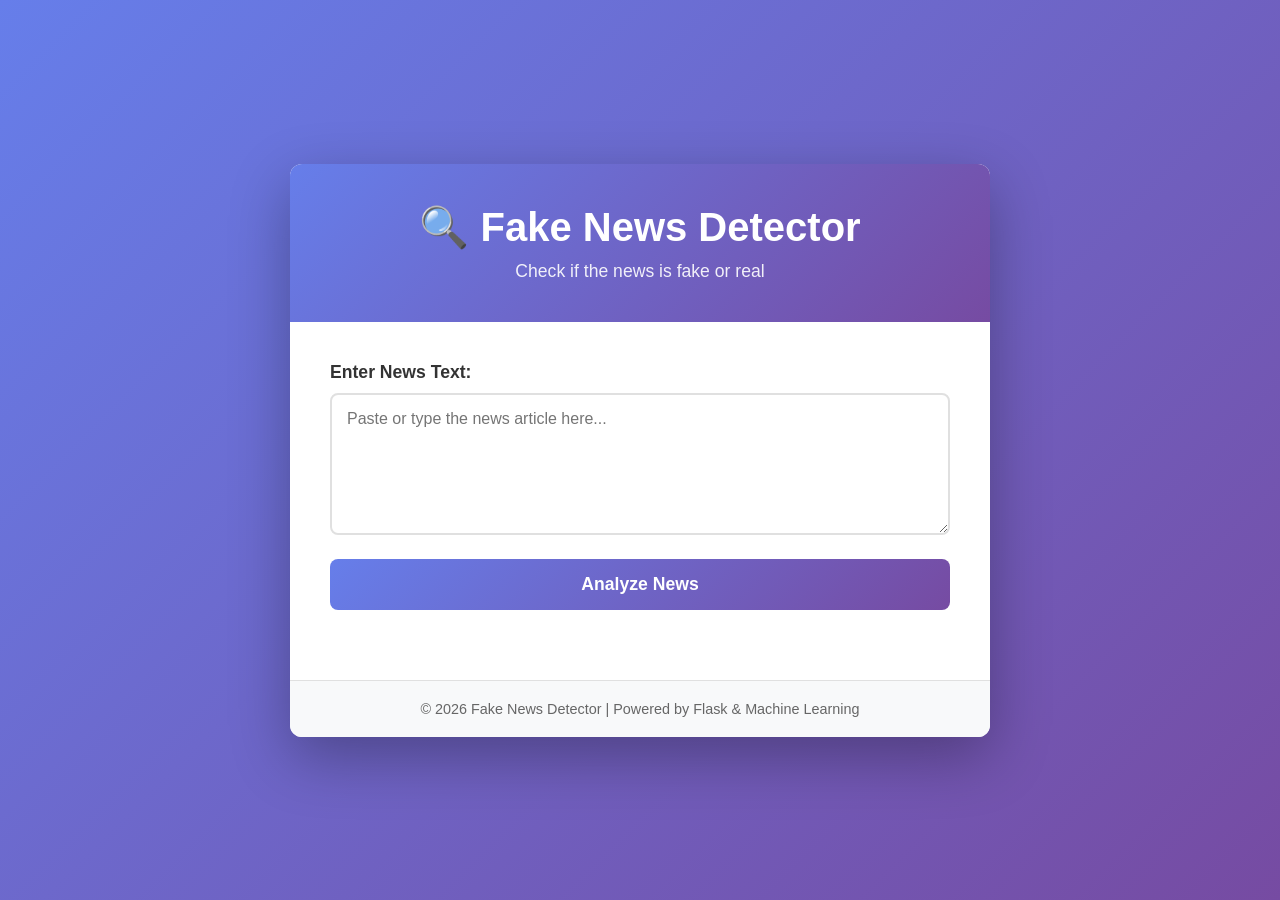
<file: frontend/index.html>
<!DOCTYPE html>
<html lang="en">
<head>
    <meta charset="UTF-8">
    <meta name="viewport" content="width=device-width, initial-scale=1.0">
    <title>Fake News Detector</title>
    <link rel="stylesheet" href="style.css">
</head>
<body>
    <div class="container">
        <header>
            <h1>🔍 Fake News Detector</h1>
            <p class="subtitle">Check if the news is fake or real</p>
        </header>

        <main>
            <div class="form-container">
                <form id="newsForm">
                    <div class="input-group">
                        <label for="newsText">Enter News Text:</label>
                        <textarea
                            id="newsText"
                            name="newsText"
                            placeholder="Paste or type the news article here..."
                            rows="6"
                            required
                        ></textarea>
                    </div>
                    <button type="submit" class="btn-submit">Analyze News</button>
                </form>
            </div>

            <div id="loadingSpinner" class="loading hidden">
                <div class="spinner"></div>
                <p>Analyzing news...</p>
            </div>

            <div id="resultContainer" class="result-container hidden">
                <div id="resultCard" class="result-card"></div>
            </div>

            <div id="errorContainer" class="error-container hidden">
                <p id="errorMessage"></p>
            </div>
        </main>

        <footer>
            <p>&copy; 2026 Fake News Detector | Powered by Flask & Machine Learning</p>
        </footer>
    </div>

    <script src="script.js"></script>
</body>
</html>
</file>
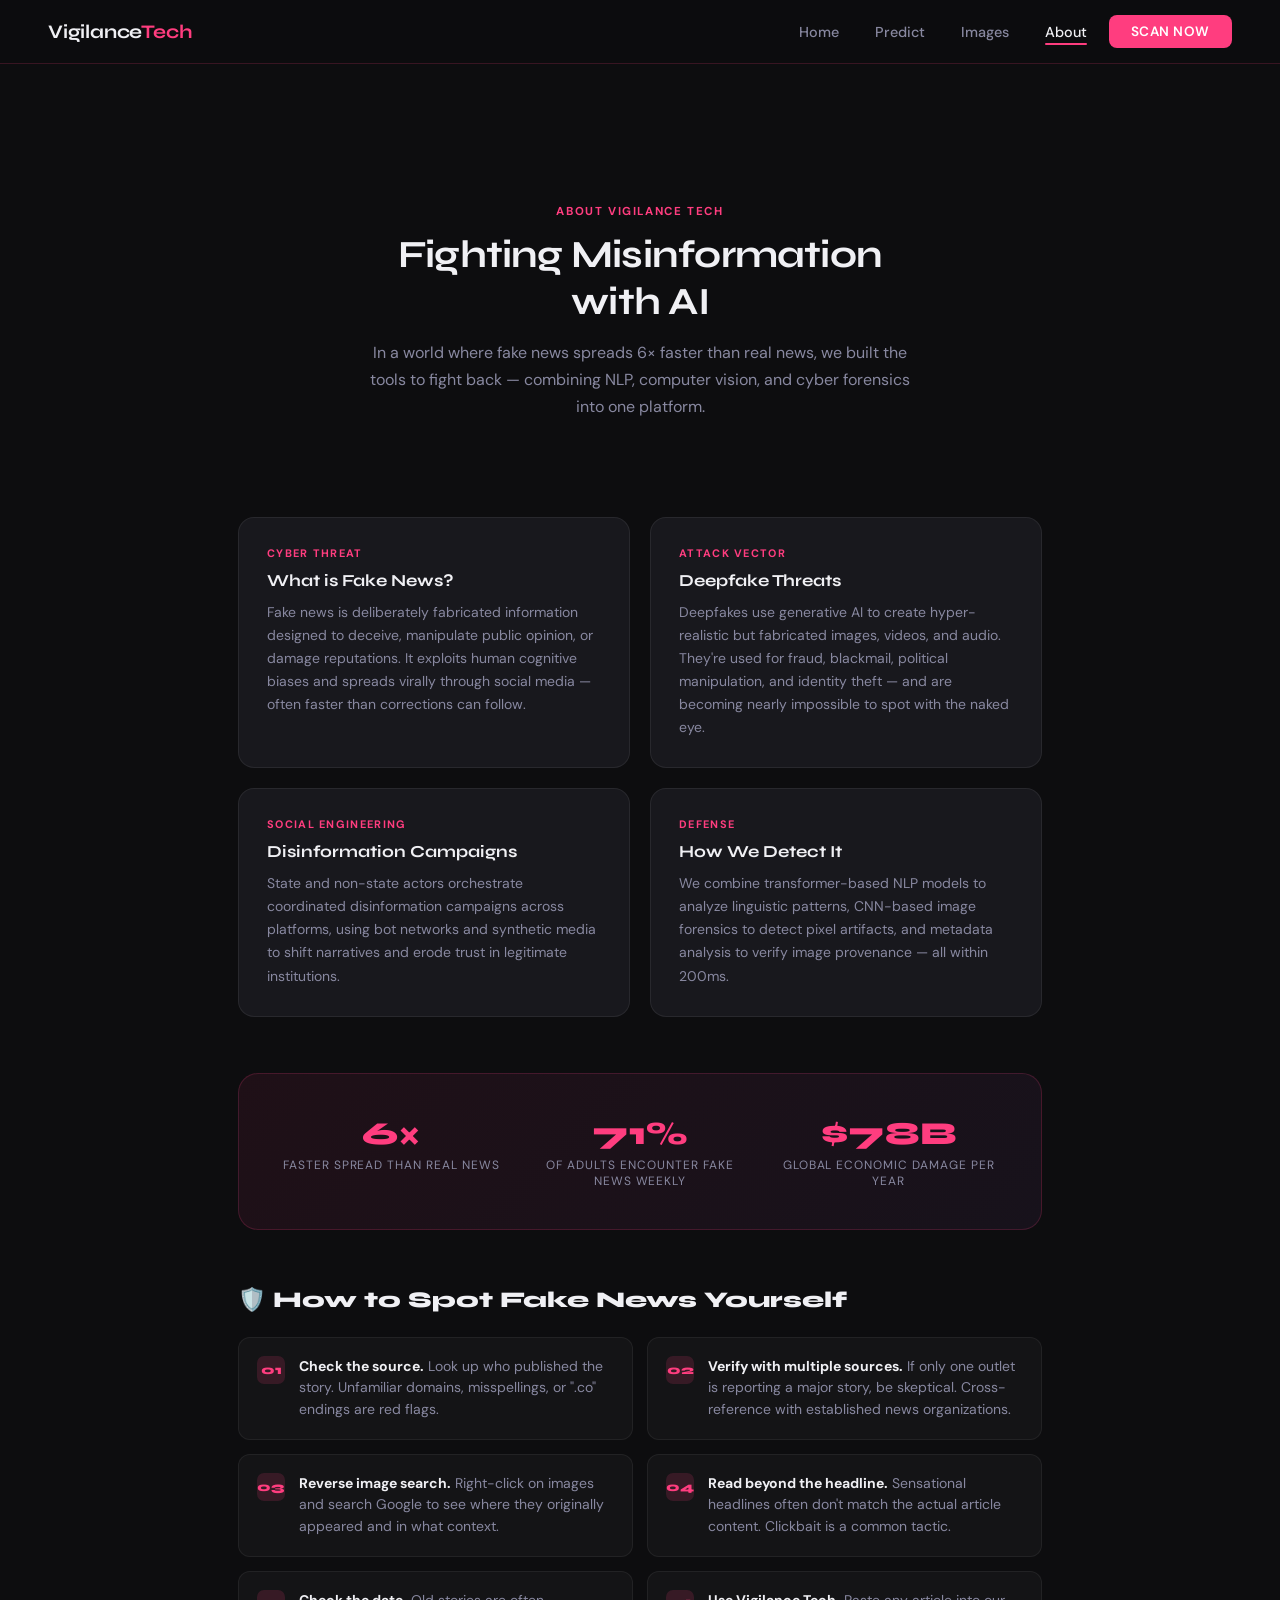
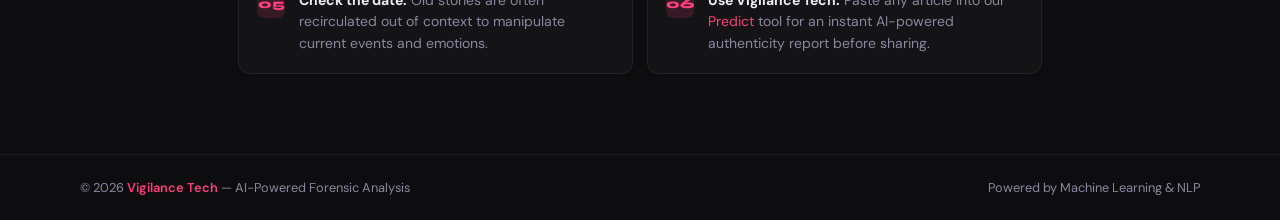
<file: frontend/about.html>
<!DOCTYPE html>
<html lang="en">
<head>
  <meta charset="UTF-8" />
  <meta name="viewport" content="width=device-width, initial-scale=1.0" />
  <title>Vigilance Tech — About</title>
  <link rel="stylesheet" href="css/global.css" />
  <link rel="stylesheet" href="css/nav.css" />
  <link rel="stylesheet" href="css/about.css" />
</head>
<body>

  <!-- ── NAV ── -->
  <nav>
    <a class="nav-logo" href="index.html">Vigilance<span>Tech</span></a>
    <div class="nav-links">
      <a class="nav-link" id="nav-home"    href="index.html">Home</a>
      <a class="nav-link" id="nav-predict" href="predict.html">Predict</a>
      <a class="nav-link" id="nav-images"  href="images.html">Images</a>
      <a class="nav-link" id="nav-about"   href="about.html">About</a>
      <a class="nav-cta"                   href="predict.html">SCAN NOW</a>
    </div>
  </nav>

  <!-- ── ABOUT CONTENT ── -->
  <main class="about-wrap">

    <!-- Header -->
    <div class="about-hero">
      <div class="section-label">About Vigilance Tech</div>
      <h1 class="section-title">Fighting Misinformation<br>with AI</h1>
      <p class="section-desc">
        In a world where fake news spreads 6× faster than real news, we built the tools
        to fight back — combining NLP, computer vision, and cyber forensics into one platform.
      </p>
    </div>

    <!-- Info cards -->
    <div class="info-grid">
      <div class="info-card">
        <div class="info-card-tag">Cyber Threat</div>
        <div class="info-card-title">What is Fake News?</div>
        <div class="info-card-desc">
          Fake news is deliberately fabricated information designed to deceive,
          manipulate public opinion, or damage reputations. It exploits human cognitive
          biases and spreads virally through social media — often faster than corrections
          can follow.
        </div>
      </div>
      <div class="info-card">
        <div class="info-card-tag">Attack Vector</div>
        <div class="info-card-title">Deepfake Threats</div>
        <div class="info-card-desc">
          Deepfakes use generative AI to create hyper-realistic but fabricated images,
          videos, and audio. They're used for fraud, blackmail, political manipulation,
          and identity theft — and are becoming nearly impossible to spot with the naked eye.
        </div>
      </div>
      <div class="info-card">
        <div class="info-card-tag">Social Engineering</div>
        <div class="info-card-title">Disinformation Campaigns</div>
        <div class="info-card-desc">
          State and non-state actors orchestrate coordinated disinformation campaigns
          across platforms, using bot networks and synthetic media to shift narratives
          and erode trust in legitimate institutions.
        </div>
      </div>
      <div class="info-card">
        <div class="info-card-tag">Defense</div>
        <div class="info-card-title">How We Detect It</div>
        <div class="info-card-desc">
          We combine transformer-based NLP models to analyze linguistic patterns,
          CNN-based image forensics to detect pixel artifacts, and metadata analysis
          to verify image provenance — all within 200ms.
        </div>
      </div>
    </div>

    <!-- Stats banner -->
    <div class="stat-banner">
      <div>
        <div class="stat-banner-val">6×</div>
        <div class="stat-banner-label">FASTER SPREAD THAN REAL NEWS</div>
      </div>
      <div>
        <div class="stat-banner-val">71%</div>
        <div class="stat-banner-label">OF ADULTS ENCOUNTER FAKE NEWS WEEKLY</div>
      </div>
      <div>
        <div class="stat-banner-val">$78B</div>
        <div class="stat-banner-label">GLOBAL ECONOMIC DAMAGE PER YEAR</div>
      </div>
    </div>

    <!-- Tips -->
    <div class="tips-section">
      <h3>🛡️ How to Spot Fake News Yourself</h3>
      <div class="tips-grid">
        <div class="tip">
          <div class="tip-num">01</div>
          <div class="tip-text">
            <strong>Check the source.</strong> Look up who published the story.
            Unfamiliar domains, misspellings, or ".co" endings are red flags.
          </div>
        </div>
        <div class="tip">
          <div class="tip-num">02</div>
          <div class="tip-text">
            <strong>Verify with multiple sources.</strong> If only one outlet is
            reporting a major story, be skeptical. Cross-reference with established
            news organizations.
          </div>
        </div>
        <div class="tip">
          <div class="tip-num">03</div>
          <div class="tip-text">
            <strong>Reverse image search.</strong> Right-click on images and search
            Google to see where they originally appeared and in what context.
          </div>
        </div>
        <div class="tip">
          <div class="tip-num">04</div>
          <div class="tip-text">
            <strong>Read beyond the headline.</strong> Sensational headlines often
            don't match the actual article content. Clickbait is a common tactic.
          </div>
        </div>
        <div class="tip">
          <div class="tip-num">05</div>
          <div class="tip-text">
            <strong>Check the date.</strong> Old stories are often recirculated out
            of context to manipulate current events and emotions.
          </div>
        </div>
        <div class="tip">
          <div class="tip-num">06</div>
          <div class="tip-text">
            <strong>Use Vigilance Tech.</strong> Paste any article into our
            <a href="predict.html" style="color:var(--pink);text-decoration:none;">Predict</a>
            tool for an instant AI-powered authenticity report before sharing.
          </div>
        </div>
      </div>
    </div>

  </main>

  <!-- ── FOOTER ── -->
  <footer>
    <div>© 2026 <span>Vigilance Tech</span> — AI-Powered Forensic Analysis</div>
    <div>Powered by Machine Learning &amp; NLP</div>
  </footer>

  <script src="js/nav.js"></script>
</body>
</html>
</file>
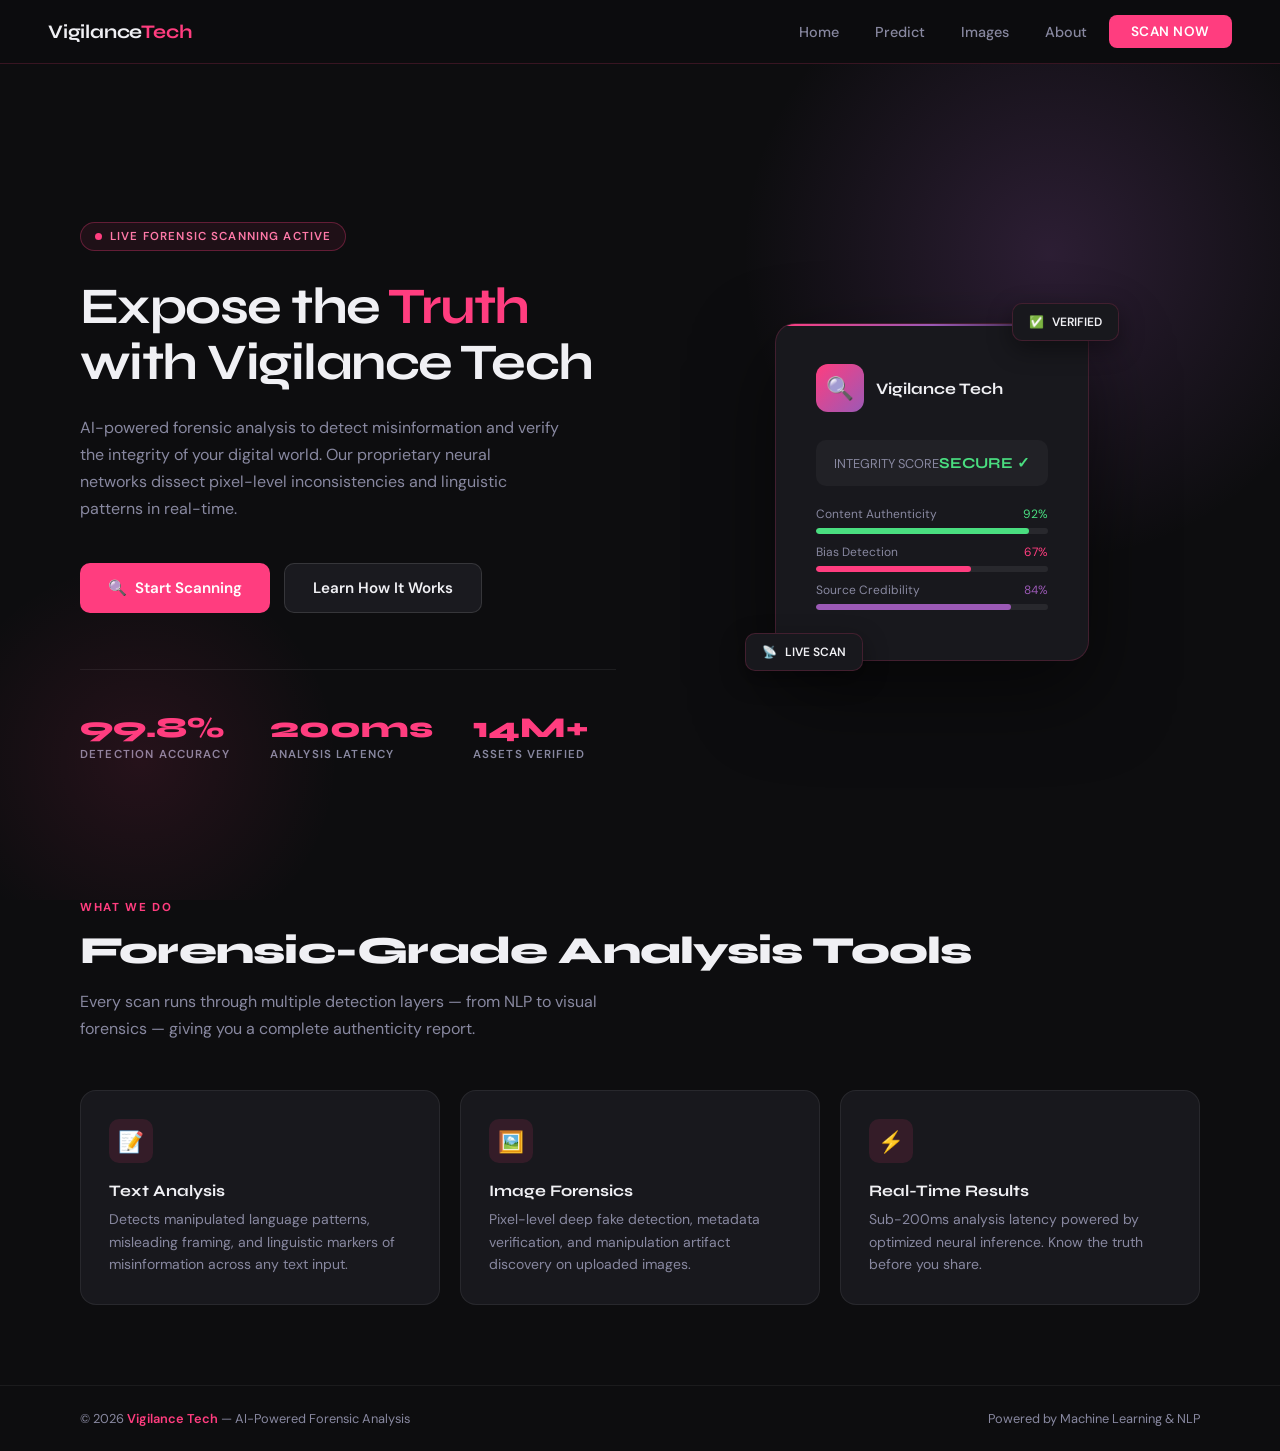
<file: frontend/home.html>
<!DOCTYPE html>
<html lang="en">
<head>
  <meta charset="UTF-8" />
  <meta name="viewport" content="width=device-width, initial-scale=1.0" />
  <title>Vigilance Tech — Home</title>
  <link rel="stylesheet" href="css/global.css" />
  <link rel="stylesheet" href="css/nav.css" />
  <link rel="stylesheet" href="css/home.css" />
</head>
<body>

  <!-- ── NAV ── -->
  <nav>
    <a class="nav-logo" href="home.html">Vigilance<span>Tech</span></a>
    <div class="nav-links">
      <a class="nav-link" id="nav-home"    href="home.html">Home</a>
      <a class="nav-link" id="nav-predict" href="predict.html">Predict</a>
      <a class="nav-link" id="nav-images"  href="images.html">Images</a>
      <a class="nav-link" id="nav-about"   href="about.html">About</a>
      <a class="nav-cta"                   href="predict.html">SCAN NOW</a>
    </div>
  </nav>

  <!-- ── HERO ── -->
  <section class="hero">
    <div class="hero-left">
      <div class="badge">
        <span class="badge-dot"></span> LIVE FORENSIC SCANNING ACTIVE
      </div>
      <h1 class="hero-title">
        Expose the <span class="accent">Truth</span> with Vigilance Tech
      </h1>
      <p class="hero-desc">
        AI-powered forensic analysis to detect misinformation and verify the integrity
        of your digital world. Our proprietary neural networks dissect pixel-level
        inconsistencies and linguistic patterns in real-time.
      </p>
      <div class="hero-btns">
        <a class="btn-primary" href="predict.html">
          <span>🔍</span> Start Scanning
        </a>
        <a class="btn-secondary" href="about.html">
          Learn How It Works
        </a>
      </div>
      <div class="hero-stats">
        <div>
          <div class="stat-val">99.8%</div>
          <div class="stat-label">DETECTION ACCURACY</div>
        </div>
        <div>
          <div class="stat-val">200ms</div>
          <div class="stat-label">ANALYSIS LATENCY</div>
        </div>
        <div>
          <div class="stat-val">14M+</div>
          <div class="stat-label">ASSETS VERIFIED</div>
        </div>
      </div>
    </div>

    <!-- Decorative scan card (right side) -->
    <div class="hero-visual">
      <div style="position:relative;">
        <div class="scan-card">
          <div class="scan-card-logo">
            <div class="logo-icon">🔍</div>
            <span>Vigilance Tech</span>
          </div>
          <div class="integrity-row">
            <span class="integrity-label">INTEGRITY SCORE</span>
            <span class="integrity-val">SECURE ✓</span>
          </div>
          <div class="scan-bar-wrap">
            <div class="scan-bar-label">
              <span>Content Authenticity</span><span style="color:#4ade80">92%</span>
            </div>
            <div class="scan-bar"><div class="scan-bar-fill fill-green"></div></div>

            <div class="scan-bar-label">
              <span>Bias Detection</span><span style="color:var(--pink)">67%</span>
            </div>
            <div class="scan-bar"><div class="scan-bar-fill fill-pink"></div></div>

            <div class="scan-bar-label">
              <span>Source Credibility</span><span style="color:var(--purple)">84%</span>
            </div>
            <div class="scan-bar"><div class="scan-bar-fill fill-purple"></div></div>
          </div>
        </div>
        <div class="floating-badge top-right">✅ <span>VERIFIED</span></div>
        <div class="floating-badge bot-left">📡 <span>LIVE SCAN</span></div>
      </div>
    </div>
  </section>

  <!-- ── FEATURES ── -->
  <section class="features-section">
    <div class="section-label">What We Do</div>
    <h2 class="section-title">Forensic-Grade Analysis Tools</h2>
    <p class="section-desc">
      Every scan runs through multiple detection layers — from NLP to visual forensics —
      giving you a complete authenticity report.
    </p>
    <div class="features-grid">
      <div class="feature-card">
        <div class="feature-icon">📝</div>
        <div class="feature-title">Text Analysis</div>
        <div class="feature-desc">
          Detects manipulated language patterns, misleading framing, and linguistic
          markers of misinformation across any text input.
        </div>
      </div>
      <div class="feature-card">
        <div class="feature-icon">🖼️</div>
        <div class="feature-title">Image Forensics</div>
        <div class="feature-desc">
          Pixel-level deep fake detection, metadata verification, and manipulation
          artifact discovery on uploaded images.
        </div>
      </div>
      <div class="feature-card">
        <div class="feature-icon">⚡</div>
        <div class="feature-title">Real-Time Results</div>
        <div class="feature-desc">
          Sub-200ms analysis latency powered by optimized neural inference.
          Know the truth before you share.
        </div>
      </div>
    </div>
  </section>

  <!-- ── FOOTER ── -->
  <footer>
    <div>© 2026 <span>Vigilance Tech</span> — AI-Powered Forensic Analysis</div>
    <div>Powered by Machine Learning &amp; NLP</div>
  </footer>

  <script src="js/nav.js"></script>
</body>
</html>
</file>
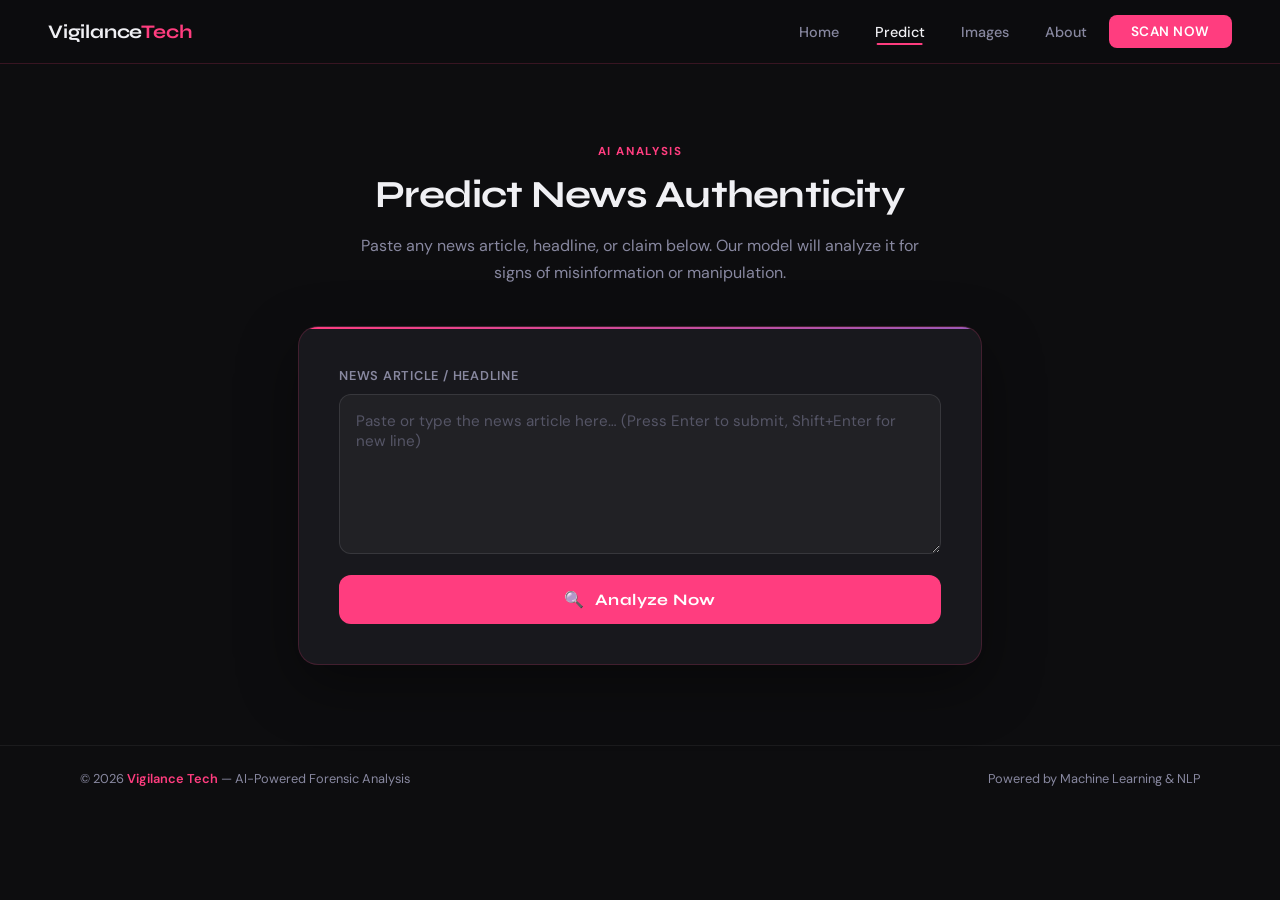
<file: frontend/predict.html>
<!DOCTYPE html>
<html lang="en">
<head>
  <meta charset="UTF-8" />
  <meta name="viewport" content="width=device-width, initial-scale=1.0" />
  <title>Vigilance Tech — Predict</title>
  <link rel="stylesheet" href="css/global.css" />
  <link rel="stylesheet" href="css/nav.css" />
  <link rel="stylesheet" href="css/predict.css" />
</head>
<body>

  <!-- ── NAV ── -->
  <nav>
    <a class="nav-logo" href="index.html">Vigilance<span>Tech</span></a>
    <div class="nav-links">
      <a class="nav-link" id="nav-home"    href="index.html">Home</a>
      <a class="nav-link" id="nav-predict" href="predict.html">Predict</a>
      <a class="nav-link" id="nav-images"  href="images.html">Images</a>
      <a class="nav-link" id="nav-about"   href="about.html">About</a>
      <a class="nav-cta"                   href="predict.html">SCAN NOW</a>
    </div>
  </nav>

  <!-- ── PREDICT CONTENT ── -->
  <main class="predict-wrap">
    <div class="section-label">AI Analysis</div>
    <h1 class="section-title">Predict News Authenticity</h1>
    <p class="section-desc">
      Paste any news article, headline, or claim below. Our model will analyze it
      for signs of misinformation or manipulation.
    </p>

    <!-- Input card -->
    <div class="predict-card">
      <label for="newsText">NEWS ARTICLE / HEADLINE</label>
      <textarea
        id="newsText"
        placeholder="Paste or type the news article here… (Press Enter to submit, Shift+Enter for new line)"
      ></textarea>
      <button class="predict-submit" id="analyzeBtn" onclick="analyzeText()">
        <span>🔍</span> Analyze Now
      </button>
    </div>

    <!-- Spinner -->
    <div class="spinner-wrap" id="spinnerWrap">
      <div class="spinner"></div>
      <span style="color:var(--muted);font-size:.9rem;">Analyzing content…</span>
    </div>

    <!-- Result box -->
    <div class="result-box" id="resultBox">
      <div class="result-label" id="resultLabel"></div>
      <div class="result-detail" id="resultDetail"></div>

      <!-- Confidence bar -->
      <div class="confidence-bar-wrap">
        <div class="confidence-meta">
          <span>Confidence</span>
          <span id="confVal"></span>
        </div>
        <div class="confidence-bar">
          <div class="confidence-fill" id="confFill" style="width:0%"></div>
        </div>
      </div>

      <!-- Probability breakdown (shown when backend returns probabilities) -->
      <div class="probabilities" id="probSection" style="display:none;">
        <h4>DETAILED PROBABILITIES</h4>
        <div class="probability-item">
          <div style="flex:1;">
            <div class="probability-label">🚨 Fake News Probability</div>
            <div class="probability-bar-container">
              <div class="probability-bar-fill" id="fakeBar" style="width:0%"></div>
            </div>
          </div>
          <div class="probability-value" id="fakeVal">—</div>
        </div>
        <div class="probability-item">
          <div style="flex:1;">
            <div class="probability-label">✅ Real News Probability</div>
            <div class="probability-bar-container">
              <div class="probability-bar-fill" id="realBar" style="width:0%;background:#4ade80;"></div>
            </div>
          </div>
          <div class="probability-value" id="realVal">—</div>
        </div>
      </div>
    </div>
  </main>

  <!-- ── FOOTER ── -->
  <footer>
    <div>© 2026 <span>Vigilance Tech</span> — AI-Powered Forensic Analysis</div>
    <div>Powered by Machine Learning &amp; NLP</div>
  </footer>

  <script src="js/nav.js"></script>
  <script src="js/predict.js"></script>
</body>
</html>
</file>
<file: frontend/style.css>
* {
    margin: 0;
    padding: 0;
    box-sizing: border-box;
}

body {
    font-family: 'Segoe UI', Tahoma, Geneva, Verdana, sans-serif;
    background: linear-gradient(135deg, #667eea 0%, #764ba2 100%);
    min-height: 100vh;
    display: flex;
    align-items: center;
    justify-content: center;
    padding: 20px;
}

.container {
    background-color: white;
    border-radius: 12px;
    box-shadow: 0 20px 60px rgba(0, 0, 0, 0.3);
    max-width: 700px;
    width: 100%;
    overflow: hidden;
}

header {
    background: linear-gradient(135deg, #667eea 0%, #764ba2 100%);
    color: white;
    padding: 40px 20px;
    text-align: center;
}

header h1 {
    font-size: 2.5em;
    margin-bottom: 10px;
    font-weight: 700;
}

.subtitle {
    font-size: 1.1em;
    opacity: 0.9;
    font-weight: 300;
}

main {
    padding: 40px;
}

.form-container {
    margin-bottom: 30px;
}

.input-group {
    margin-bottom: 20px;
}

label {
    display: block;
    font-size: 1.1em;
    font-weight: 600;
    color: #333;
    margin-bottom: 10px;
}

textarea {
    width: 100%;
    padding: 15px;
    font-size: 1em;
    border: 2px solid #e0e0e0;
    border-radius: 8px;
    font-family: 'Segoe UI', Tahoma, Geneva, Verdana, sans-serif;
    resize: vertical;
    transition: border-color 0.3s ease;
}

textarea:focus {
    outline: none;
    border-color: #667eea;
    box-shadow: 0 0 0 3px rgba(102, 126, 234, 0.1);
}

.btn-submit {
    width: 100%;
    padding: 15px;
    background: linear-gradient(135deg, #667eea 0%, #764ba2 100%);
    color: white;
    border: none;
    border-radius: 8px;
    font-size: 1.1em;
    font-weight: 600;
    cursor: pointer;
    transition: transform 0.2s ease, box-shadow 0.2s ease;
}

.btn-submit:hover {
    transform: translateY(-2px);
    box-shadow: 0 10px 20px rgba(102, 126, 234, 0.3);
}

.btn-submit:active {
    transform: translateY(0);
}

.btn-submit:disabled {
    opacity: 0.6;
    cursor: not-allowed;
    transform: none;
}

/* Loading Spinner */
.loading {
    text-align: center;
    padding: 40px;
}

.spinner {
    border: 4px solid #f3f3f3;
    border-top: 4px solid #667eea;
    border-radius: 50%;
    width: 50px;
    height: 50px;
    animation: spin 1s linear infinite;
    margin: 0 auto 20px;
}

@keyframes spin {
    0% { transform: rotate(0deg); }
    100% { transform: rotate(360deg); }
}

.loading p {
    color: #666;
    font-size: 1.1em;
}

/* Result Card */
.result-container {
    margin-top: 30px;
}

.result-card {
    background: linear-gradient(135deg, #f5f7fa 0%, #c3cfe2 100%);
    border-radius: 12px;
    padding: 30px;
    border-left: 5px solid #667eea;
}

.result-card.fake {
    border-left-color: #ff6b6b;
    background: linear-gradient(135deg, #ffebee 0%, #ffcdd2 100%);
}

.result-card.real {
    border-left-color: #51cf66;
    background: linear-gradient(135deg, #e8f5e9 0%, #c8e6c9 100%);
}

.prediction-badge {
    display: inline-block;
    padding: 10px 20px;
    border-radius: 20px;
    font-weight: 700;
    font-size: 1.2em;
    margin-bottom: 20px;
}

.prediction-badge.fake {
    background-color: #ff6b6b;
    color: white;
}

.prediction-badge.real {
    background-color: #51cf66;
    color: white;
}

.confidence-section {
    margin: 20px 0;
}

.confidence-section h3 {
    color: #333;
    margin-bottom: 10px;
    font-size: 1.1em;
}

.confidence-bar {
    width: 100%;
    height: 30px;
    background-color: rgba(255, 255, 255, 0.5);
    border-radius: 15px;
    overflow: hidden;
    margin-bottom: 10px;
    border: 2px solid rgba(0, 0, 0, 0.1);
}

.confidence-fill {
    height: 100%;
    background: linear-gradient(90deg, #667eea 0%, #764ba2 100%);
    display: flex;
    align-items: center;
    justify-content: center;
    color: white;
    font-weight: 700;
    font-size: 0.9em;
    transition: width 0.5s ease;
}

.probabilities {
    background-color: rgba(255, 255, 255, 0.5);
    padding: 20px;
    border-radius: 8px;
    margin-top: 20px;
}

.probabilities h4 {
    color: #333;
    margin-bottom: 15px;
    font-size: 1em;
}

.probability-item {
    display: flex;
    justify-content: space-between;
    align-items: center;
    margin-bottom: 15px;
}

.probability-item:last-child {
    margin-bottom: 0;
}

.probability-label {
    font-weight: 600;
    color: #555;
}

.probability-value {
    font-weight: 700;
    color: #667eea;
    font-size: 1.1em;
}

.probability-bar-container {
    width: 100%;
    height: 8px;
    background-color: rgba(0, 0, 0, 0.1);
    border-radius: 4px;
    margin-top: 5px;
    overflow: hidden;
}

.probability-bar-fill {
    height: 100%;
    background: linear-gradient(90deg, #667eea 0%, #764ba2 100%);
    transition: width 0.5s ease;
}

/* Error Container */
.error-container {
    background-color: #fff3cd;
    border-left: 4px solid #ff6b6b;
    padding: 20px;
    border-radius: 8px;
    margin-top: 20px;
}

#errorMessage {
    color: #721c24;
    font-weight: 600;
    margin: 0;
}

.hidden {
    display: none;
}

footer {
    background-color: #f8f9fa;
    padding: 20px;
    text-align: center;
    color: #666;
    font-size: 0.9em;
    border-top: 1px solid #e0e0e0;
}

/* Responsive Design */
@media (max-width: 600px) {
    header h1 {
        font-size: 2em;
    }

    main {
        padding: 20px;
    }

    .result-card {
        padding: 20px;
    }

    .probabilities {
        padding: 15px;
    }
}
</file>
<file: frontend/css/global.css>
/* ═══════════════════════════════════════
   global.css — shared tokens & base styles
   ═══════════════════════════════════════ */

@import url('https://fonts.googleapis.com/css2?family=Syne:wght@400;600;700;800&family=DM+Sans:wght@300;400;500&display=swap');

*, *::before, *::after { box-sizing: border-box; margin: 0; padding: 0; }

:root {
  --pink:       #ff3d7f;
  --pink-light: #ff79a8;
  --purple:     #9b59b6;
  --purple-dim: #6c3483;
  --bg:         #0d0d0f;
  --bg2:        #131316;
  --bg3:        #1a1a1f;
  --card:       #18181d;
  --border:     rgba(255,61,127,0.18);
  --text:       #f0f0f4;
  --muted:      #8888a0;
  --font-head:  'Syne', sans-serif;
  --font-body:  'DM Sans', sans-serif;
}

html { scroll-behavior: smooth; }

body {
  background: var(--bg);
  color: var(--text);
  font-family: var(--font-body);
  min-height: 100vh;
  overflow-x: hidden;
}

@keyframes fadeIn {
  from { opacity: 0; transform: translateY(12px); }
  to   { opacity: 1; transform: none; }
}
.page-anim { animation: fadeIn 0.35s ease; }

/* ── Shared section headings ── */
.section-label {
  font-size: .72rem; letter-spacing: .14em; color: var(--pink);
  font-weight: 700; text-transform: uppercase; margin-bottom: 12px;
}
.section-title {
  font-family: var(--font-head); font-size: clamp(1.8rem, 3vw, 2.6rem);
  font-weight: 800; letter-spacing: -.02em; margin-bottom: 14px;
}
.section-desc {
  color: var(--muted); font-size: 1rem; line-height: 1.7; max-width: 560px;
}

/* ── Shared buttons ── */
.btn-primary {
  display: inline-flex; align-items: center; gap: 8px;
  background: var(--pink); color: #fff; border: none; cursor: pointer;
  padding: 14px 28px; border-radius: 10px; font-family: var(--font-body);
  font-size: .95rem; font-weight: 600; transition: background .2s, transform .15s;
  text-decoration: none;
}
.btn-primary:hover { background: #e0346d; transform: translateY(-2px); }

.btn-secondary {
  display: inline-flex; align-items: center; gap: 8px;
  background: var(--bg3); color: var(--text); border: 1px solid rgba(255,255,255,.12);
  cursor: pointer; padding: 14px 28px; border-radius: 10px; font-family: var(--font-body);
  font-size: .95rem; font-weight: 600; transition: border-color .2s, transform .15s;
  text-decoration: none;
}
.btn-secondary:hover { border-color: var(--pink-light); transform: translateY(-2px); }

/* ── Footer ── */
footer {
  border-top: 1px solid rgba(255,255,255,.06); padding: 24px 80px;
  display: flex; align-items: center; justify-content: space-between;
  font-size: .8rem; color: var(--muted);
}
footer span { color: var(--pink); font-weight: 600; }

@media (max-width: 900px) {
  footer { flex-direction: column; gap: 8px; padding: 20px 24px; text-align: center; }
}
</file>
<file: frontend/css/nav.css>
/* ═══════════════════
   nav.css
   ═══════════════════ */

nav {
  position: sticky; top: 0; z-index: 100;
  display: flex; align-items: center; justify-content: space-between;
  padding: 0 48px; height: 64px;
  background: rgba(13,13,15,0.85);
  backdrop-filter: blur(18px);
  border-bottom: 1px solid var(--border);
}

.nav-logo {
  font-family: var(--font-head); font-size: 1.2rem; font-weight: 700;
  color: var(--text); letter-spacing: -.01em; cursor: pointer;
  text-decoration: none;
}
.nav-logo span { color: var(--pink); }

.nav-links { display: flex; gap: 8px; align-items: center; }

.nav-link {
  font-family: var(--font-body); font-size: .9rem; font-weight: 500;
  color: var(--muted); background: none; border: none; cursor: pointer;
  padding: 6px 14px; border-radius: 6px; transition: color .2s, background .2s;
  position: relative; text-decoration: none;
}
.nav-link::after {
  content: ''; position: absolute; bottom: 2px; left: 50%; transform: translateX(-50%);
  width: 0; height: 2px; background: var(--pink); border-radius: 2px; transition: width .2s;
}
.nav-link:hover { color: var(--text); }
.nav-link.active { color: var(--text); }
.nav-link.active::after { width: 60%; }

.nav-cta {
  background: var(--pink); color: #fff; border: none; cursor: pointer;
  padding: 8px 22px; border-radius: 8px; font-family: var(--font-body);
  font-size: .85rem; font-weight: 600; letter-spacing: .04em;
  transition: background .2s, transform .15s; text-decoration: none;
}
.nav-cta:hover { background: #e0346d; transform: translateY(-1px); }

@media (max-width: 900px) {
  nav { padding: 0 20px; }
  .nav-links { gap: 2px; }
  .nav-link { padding: 6px 8px; font-size: .8rem; }
  .nav-cta { padding: 7px 14px; font-size: .78rem; }
}
</file>
<file: frontend/css/about.css>
/* ============================================
   about.css — About / cyber security info page
   ============================================ */

.about-wrap {
  max-width: 900px;
  margin: 0 auto;
  padding: 80px 48px;
  animation: fadeIn .35s ease;
}

/* ── Page hero header ── */
.about-hero {
  text-align: center;
  padding: 60px 0 48px;
}
.about-hero .section-title {
  font-weight: 700;
}
.about-hero .section-desc {
  margin: 0 auto;
}

/* ── Info cards grid ── */
.info-grid {
  display: grid;
  grid-template-columns: 1fr 1fr;
  gap: 20px;
  margin-top: 48px;
}

.info-card {
  background: var(--card);
  border: 1px solid rgba(255,255,255,.07);
  border-radius: 16px;
  padding: 28px;
  transition: border-color .25s, transform .2s;
}
.info-card:hover {
  border-color: var(--border);
  transform: translateY(-3px);
}

.info-card-tag {
  font-size: .68rem;
  letter-spacing: .12em;
  color: var(--pink);
  font-weight: 700;
  text-transform: uppercase;
  margin-bottom: 10px;
}
.info-card-title {
  font-family: var(--font-head);
  font-size: 1.05rem;
  font-weight: 700;
  margin-bottom: 10px;
}
.info-card-desc {
  font-size: .875rem;
  color: var(--muted);
  line-height: 1.65;
}

/* ── Stat banner ── */
.stat-banner {
  margin-top: 56px;
  background: linear-gradient(135deg, rgba(255,61,127,.08), rgba(155,89,182,.08));
  border: 1px solid var(--border);
  border-radius: 20px;
  padding: 40px;
  display: grid;
  grid-template-columns: repeat(3, 1fr);
  gap: 24px;
  text-align: center;
}
.stat-banner-val {
  font-family: var(--font-head);
  font-size: 2rem;
  font-weight: 800;
  color: var(--pink);
}
.stat-banner-label {
  font-size: .75rem;
  color: var(--muted);
  letter-spacing: .08em;
  margin-top: 4px;
}

/* ── Tips section ── */
.tips-section { margin-top: 56px; }

.tips-section h3 {
  font-family: var(--font-head);
  font-size: 1.4rem;
  font-weight: 800;
  margin-bottom: 24px;
  color: var(--text);
}

.tips-grid {
  display: grid;
  grid-template-columns: repeat(2, 1fr);
  gap: 14px;
}

.tip {
  display: flex;
  gap: 14px;
  align-items: flex-start;
  background: rgba(255,255,255,.03);
  border-radius: 12px;
  padding: 18px;
  border: 1px solid rgba(255,255,255,.06);
  transition: border-color .2s;
}
.tip:hover { border-color: rgba(255,61,127,.2); }

.tip-num {
  min-width: 28px;
  height: 28px;
  border-radius: 7px;
  background: rgba(255,61,127,.15);
  color: var(--pink);
  display: flex;
  align-items: center;
  justify-content: center;
  font-family: var(--font-head);
  font-size: .8rem;
  font-weight: 800;
}

.tip-text {
  font-size: .875rem;
  color: var(--muted);
  line-height: 1.55;
}
.tip-text strong { color: var(--text); }

/* ── Responsive ── */
@media (max-width: 900px) {
  .about-wrap    { padding: 48px 24px; }
  .info-grid     { grid-template-columns: 1fr; }
  .stat-banner   { grid-template-columns: 1fr; }
  .tips-grid     { grid-template-columns: 1fr; }
}
</file>
<file: frontend/css/home.css>
/* ═══════════════════
   home.css
   ═══════════════════ */

/* ── Hero ── */
.hero {
  display: grid; grid-template-columns: 1fr 1fr;
  align-items: center; gap: 48px;
  padding: 80px 80px 60px;
  min-height: calc(100vh - 64px);
  position: relative; overflow: hidden;
}
.hero::before {
  content: '';
  position: absolute; top: -120px; right: -80px;
  width: 620px; height: 620px; border-radius: 50%;
  background: radial-gradient(circle, rgba(155,89,182,.22) 0%, transparent 70%);
  pointer-events: none;
}
.hero::after {
  content: '';
  position: absolute; bottom: -60px; left: -60px;
  width: 400px; height: 400px; border-radius: 50%;
  background: radial-gradient(circle, rgba(255,61,127,.1) 0%, transparent 70%);
  pointer-events: none;
}

/* Badge */
.badge {
  display: inline-flex; align-items: center; gap: 8px;
  background: rgba(255,61,127,.08); border: 1px solid rgba(255,61,127,.3);
  padding: 6px 14px; border-radius: 20px; margin-bottom: 28px;
  font-size: .72rem; font-weight: 600; letter-spacing: .1em; color: var(--pink-light);
}
.badge-dot {
  width: 7px; height: 7px; border-radius: 50%; background: var(--pink);
  animation: pulse 1.6s ease-in-out infinite;
}
@keyframes pulse { 0%,100%{opacity:1;transform:scale(1)} 50%{opacity:.5;transform:scale(.8)} }

/* Hero text */
.hero-title {
  font-family: var(--font-head); font-size: clamp(2.4rem, 4vw, 3.6rem);
  font-weight: 700; line-height: 1.08; letter-spacing: -.03em; margin-bottom: 24px;
}
.hero-title .accent { color: var(--pink); }
.hero-desc { font-size: 1rem; color: var(--muted); line-height: 1.7; max-width: 480px; margin-bottom: 40px; }
.hero-btns { display: flex; gap: 14px; flex-wrap: wrap; }

/* Hero stats */
.hero-stats {
  display: flex; gap: 40px; margin-top: 56px; padding-top: 40px;
  border-top: 1px solid rgba(255,255,255,.07);
}
.stat-val { font-family: var(--font-head); font-size: 1.8rem; font-weight: 800; color: var(--pink); margin-bottom: 2px; }
.stat-label { font-size: .72rem; letter-spacing: .1em; color: var(--muted); font-weight: 600; }

/* Hero visual */
.hero-visual { display: flex; justify-content: center; align-items: center; position: relative; }

.scan-card {
  background: var(--card); border: 1px solid var(--border);
  border-radius: 20px; padding: 40px; width: 100%; max-width: 380px;
  box-shadow: 0 32px 80px rgba(0,0,0,.5); position: relative; overflow: hidden;
}
.scan-card::before {
  content: ''; position: absolute; top: 0; left: 0; right: 0; height: 2px;
  background: linear-gradient(90deg, var(--pink), var(--purple), transparent);
}
.scan-card-logo { display: flex; align-items: center; gap: 12px; margin-bottom: 28px; }
.logo-icon {
  width: 48px; height: 48px; border-radius: 12px;
  background: linear-gradient(135deg, var(--pink), var(--purple));
  display: flex; align-items: center; justify-content: center; font-size: 1.4rem;
}
.scan-card-logo span { font-family: var(--font-head); font-size: 1rem; font-weight: 700; }
.integrity-row {
  display: flex; justify-content: space-between; align-items: center;
  background: rgba(255,255,255,.04); border-radius: 10px; padding: 14px 18px; margin-bottom: 12px;
}
.integrity-label { font-size: .8rem; color: var(--muted); }
.integrity-val { font-family: var(--font-head); font-size: .95rem; font-weight: 700; color: #4ade80; }
.scan-bar-wrap { margin-top: 20px; }
.scan-bar-label { font-size: .75rem; color: var(--muted); margin-bottom: 6px; display: flex; justify-content: space-between; }
.scan-bar { height: 6px; border-radius: 3px; background: rgba(255,255,255,.07); overflow: hidden; margin-bottom: 10px; }
.scan-bar-fill { height: 100%; border-radius: 3px; }
.fill-green  { background: #4ade80; width: 92%; }
.fill-pink   { background: var(--pink); width: 67%; }
.fill-purple { background: var(--purple); width: 84%; }

.floating-badge {
  position: absolute; background: var(--card); border: 1px solid var(--border);
  border-radius: 10px; padding: 10px 16px; font-size: .75rem; font-weight: 600;
  display: flex; align-items: center; gap: 8px; box-shadow: 0 8px 24px rgba(0,0,0,.4);
  animation: float 3s ease-in-out infinite;
}
.floating-badge.top-right { top: -20px; right: -30px; animation-delay: 0s; }
.floating-badge.bot-left  { bottom: -10px; left: -30px; animation-delay: 1.5s; }
@keyframes float { 0%,100%{transform:translateY(0)} 50%{transform:translateY(-8px)} }

/* ── Features section ── */
.features-section { padding: 0 80px 80px; }

.features-grid { display: grid; grid-template-columns: repeat(3,1fr); gap: 20px; margin-top: 48px; }

.feature-card {
  background: var(--card); border: 1px solid rgba(255,255,255,.07);
  border-radius: 16px; padding: 28px; transition: border-color .25s, transform .25s;
}
.feature-card:hover { border-color: var(--border); transform: translateY(-4px); }
.feature-icon {
  width: 44px; height: 44px; border-radius: 10px;
  background: rgba(255,61,127,.12); display: flex; align-items: center;
  justify-content: center; font-size: 1.3rem; margin-bottom: 18px;
}
.feature-title { font-family: var(--font-head); font-size: 1rem; font-weight: 700; margin-bottom: 8px; }
.feature-desc { font-size: .875rem; color: var(--muted); line-height: 1.6; }

@media (max-width: 900px) {
  .hero { grid-template-columns: 1fr; padding: 48px 24px 40px; }
  .hero-visual { display: none; }
  .features-section { padding: 0 24px 48px; }
  .features-grid { grid-template-columns: 1fr; }
}
</file>
<file: frontend/css/predict.css>
/* ═══════════════════
   predict.css
   ═══════════════════ */

.predict-wrap {
  max-width: 780px; margin: 0 auto; padding: 80px 48px;
}
.predict-wrap .section-label,
.predict-wrap .section-title { font-weight: 700; text-align: center; }
.predict-wrap .section-desc  { text-align: center; margin: 0 auto 40px; }

.predict-card {
  background: var(--card); border: 1px solid var(--border);
  border-radius: 20px; padding: 40px;
  box-shadow: 0 20px 60px rgba(0,0,0,.4);
  position: relative; overflow: hidden;
}
.predict-card::before {
  content: ''; position: absolute; top: 0; left: 0; right: 0; height: 2px;
  background: linear-gradient(90deg, var(--pink), var(--purple));
}
.predict-card label {
  display: block; font-size: .8rem; font-weight: 600;
  letter-spacing: .06em; color: var(--muted); margin-bottom: 10px;
}
.predict-card textarea {
  width: 100%; background: rgba(255,255,255,.04);
  border: 1px solid rgba(255,255,255,.1); border-radius: 12px;
  padding: 16px; color: var(--text); font-family: var(--font-body);
  font-size: .95rem; resize: vertical; min-height: 160px;
  outline: none; transition: border-color .2s;
}
.predict-card textarea:focus   { border-color: var(--pink); }
.predict-card textarea::placeholder { color: #555566; }

.predict-submit {
  margin-top: 16px; width: 100%;
  background: var(--pink); color: #fff; border: none; cursor: pointer;
  padding: 15px; border-radius: 12px; font-family: var(--font-head);
  font-size: 1rem; font-weight: 700; letter-spacing: .03em;
  transition: background .2s, transform .15s;
  display: flex; align-items: center; justify-content: center; gap: 10px;
}
.predict-submit:hover    { background: #e0346d; transform: translateY(-2px); }
.predict-submit:disabled { background: #555; cursor: not-allowed; transform: none; }

/* ── Spinner ── */
.spinner-wrap {
  display: none; justify-content: center; align-items: center;
  gap: 12px; margin-top: 20px;
}
.spinner {
  width: 22px; height: 22px; border-radius: 50%;
  border: 3px solid rgba(255,255,255,.1); border-top-color: var(--pink);
  animation: spin .7s linear infinite;
}
@keyframes spin { to { transform: rotate(360deg); } }

/* ── Result box ── */
.result-box {
  margin-top: 24px; border-radius: 14px; padding: 24px 28px;
  border: 1px solid; display: none; animation: fadeIn .3s ease;
}
.result-box.real  { border-color: #4ade8055; background: rgba(74,222,128,.07); }
.result-box.fake  { border-color: rgba(255,61,127,.4); background: rgba(255,61,127,.07); }
.result-box.error { border-color: rgba(251,191,36,.4); background: rgba(251,191,36,.07); }

.result-label {
  font-family: var(--font-head); font-size: 1.3rem; font-weight: 800;
  display: flex; align-items: center; gap: 10px; margin-bottom: 8px;
}
.real  .result-label { color: #4ade80; }
.fake  .result-label { color: var(--pink); }
.error .result-label { color: #fbbf24; }
.result-detail { font-size: .9rem; color: var(--muted); line-height: 1.6; }

.confidence-bar-wrap { margin-top: 16px; }
.confidence-meta {
  display: flex; justify-content: space-between;
  font-size: .78rem; color: var(--muted); margin-bottom: 6px;
}
.confidence-bar { height: 8px; border-radius: 4px; background: rgba(255,255,255,.07); overflow: hidden; }
.confidence-fill { height: 100%; border-radius: 4px; transition: width .8s ease; }
.real  .confidence-fill { background: #4ade80; }
.fake  .confidence-fill { background: var(--pink); }

/* ── Probability bars (from your original script.js) ── */
.probabilities { margin-top: 20px; }
.probabilities h4 {
  font-family: var(--font-head); font-size: .9rem; font-weight: 700;
  color: var(--muted); letter-spacing: .06em; margin-bottom: 14px;
}
.probability-item {
  display: flex; align-items: center; justify-content: space-between;
  gap: 16px; margin-bottom: 12px;
}
.probability-label { font-size: .8rem; color: var(--muted); margin-bottom: 6px; }
.probability-bar-container {
  height: 6px; border-radius: 3px; background: rgba(255,255,255,.07);
  overflow: hidden; width: 100%;
}
.probability-bar-fill { height: 100%; border-radius: 3px; background: var(--pink); }
.probability-value { font-family: var(--font-head); font-size: .85rem; font-weight: 700; min-width: 48px; text-align: right; }

@media (max-width: 900px) {
  .predict-wrap { padding: 48px 20px; }
  .predict-card { padding: 24px 20px; }
}
</file>
